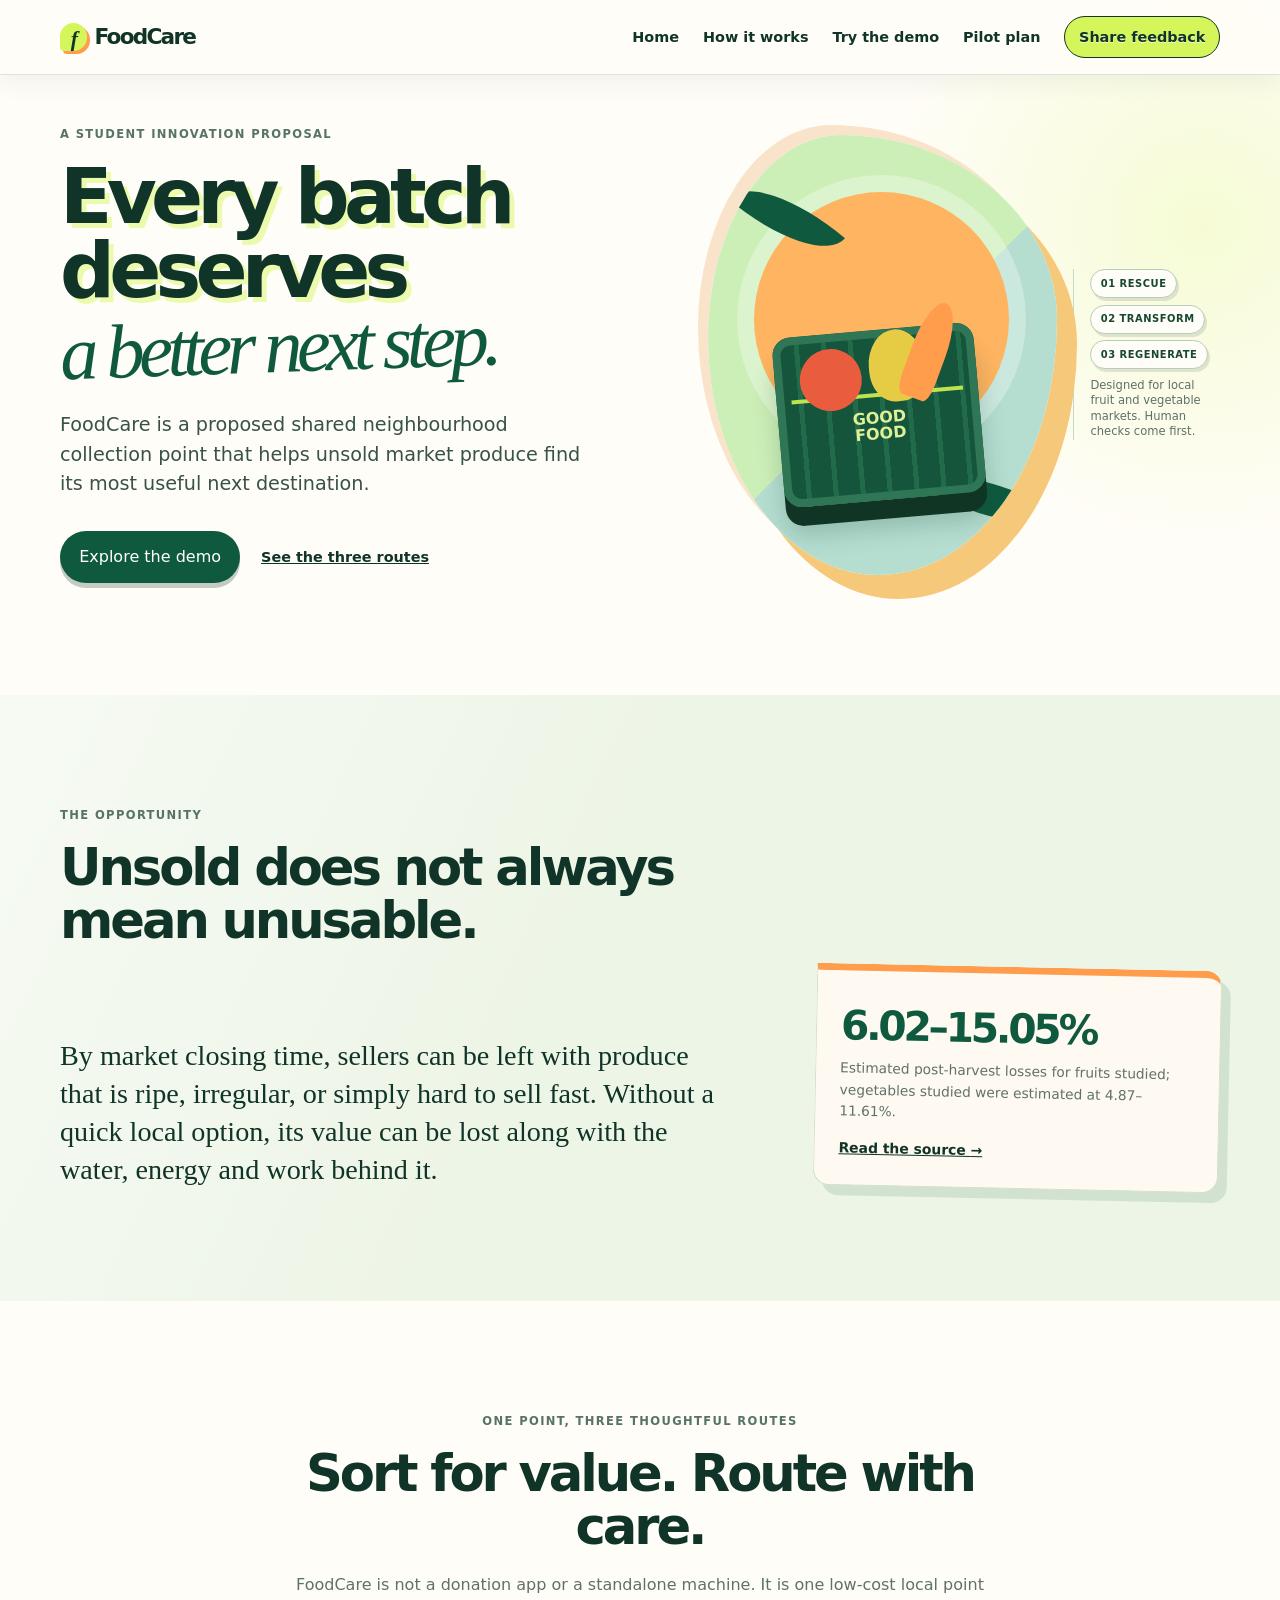
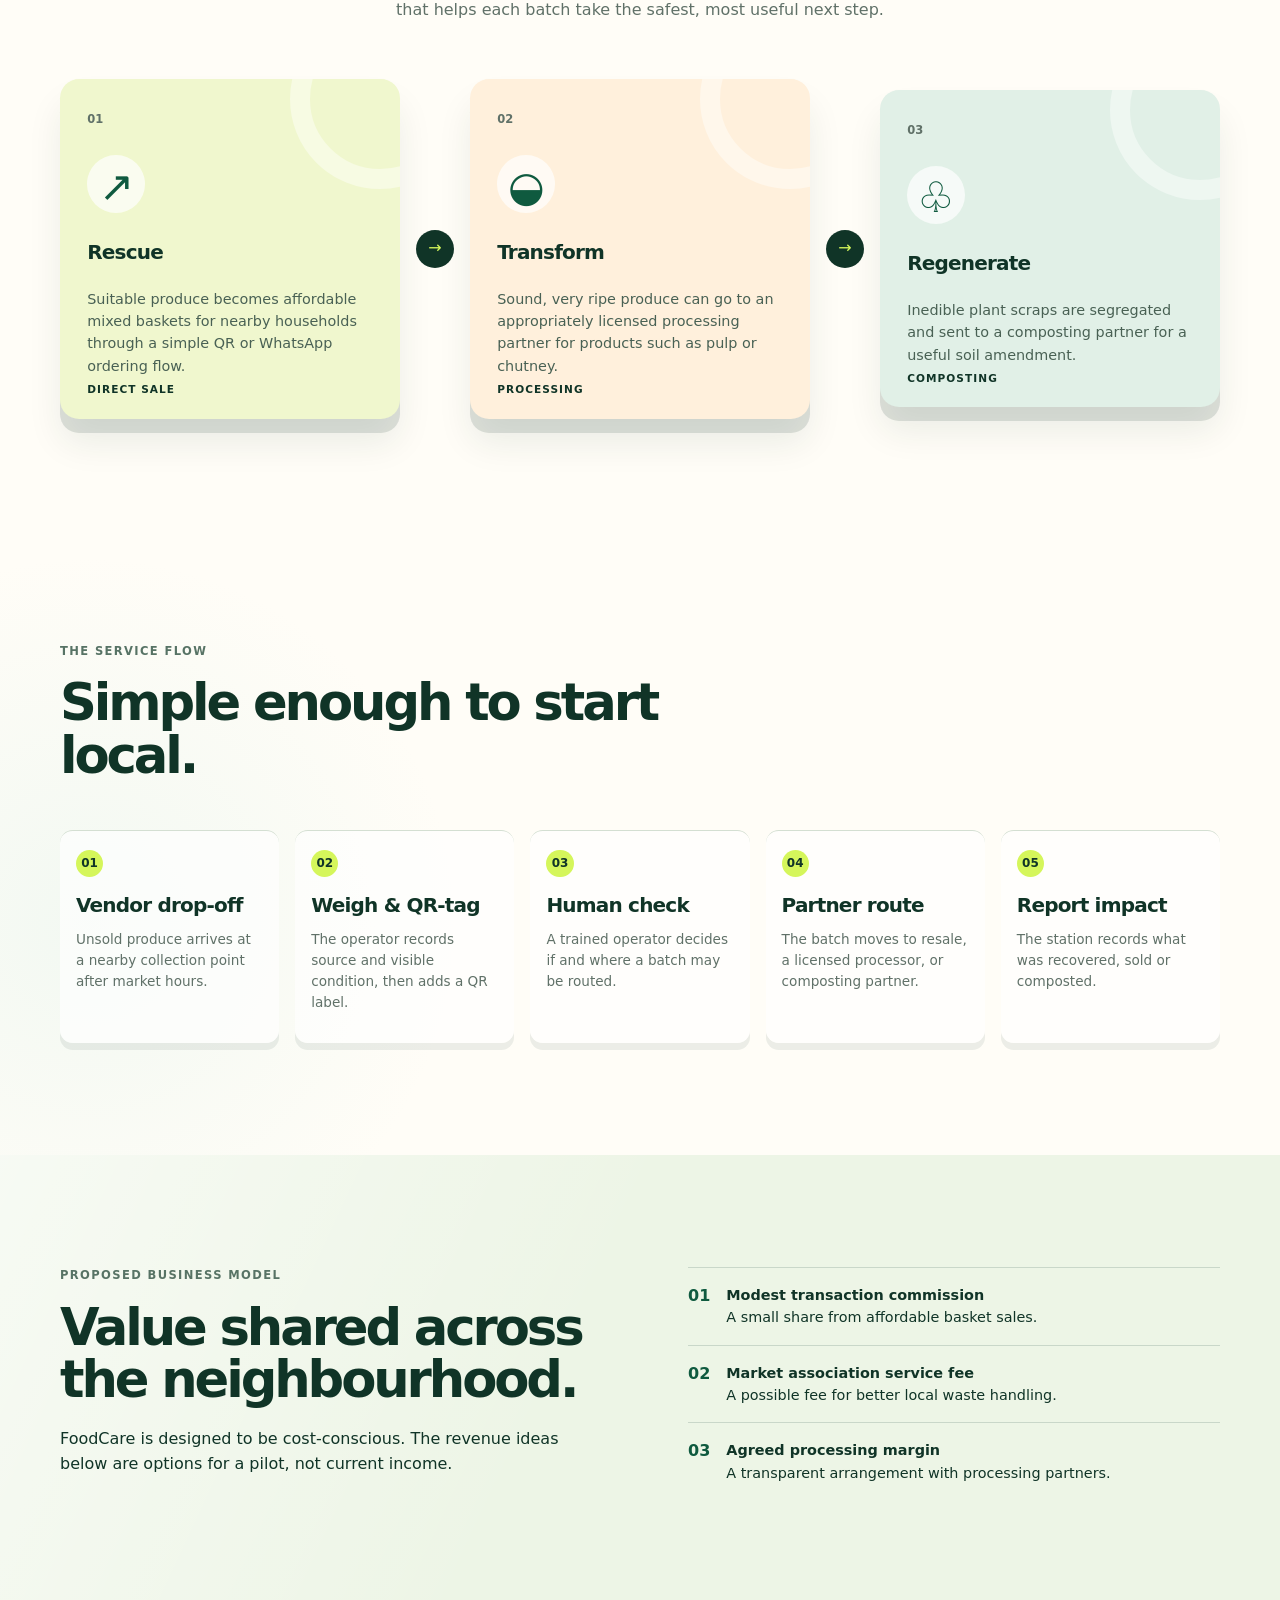
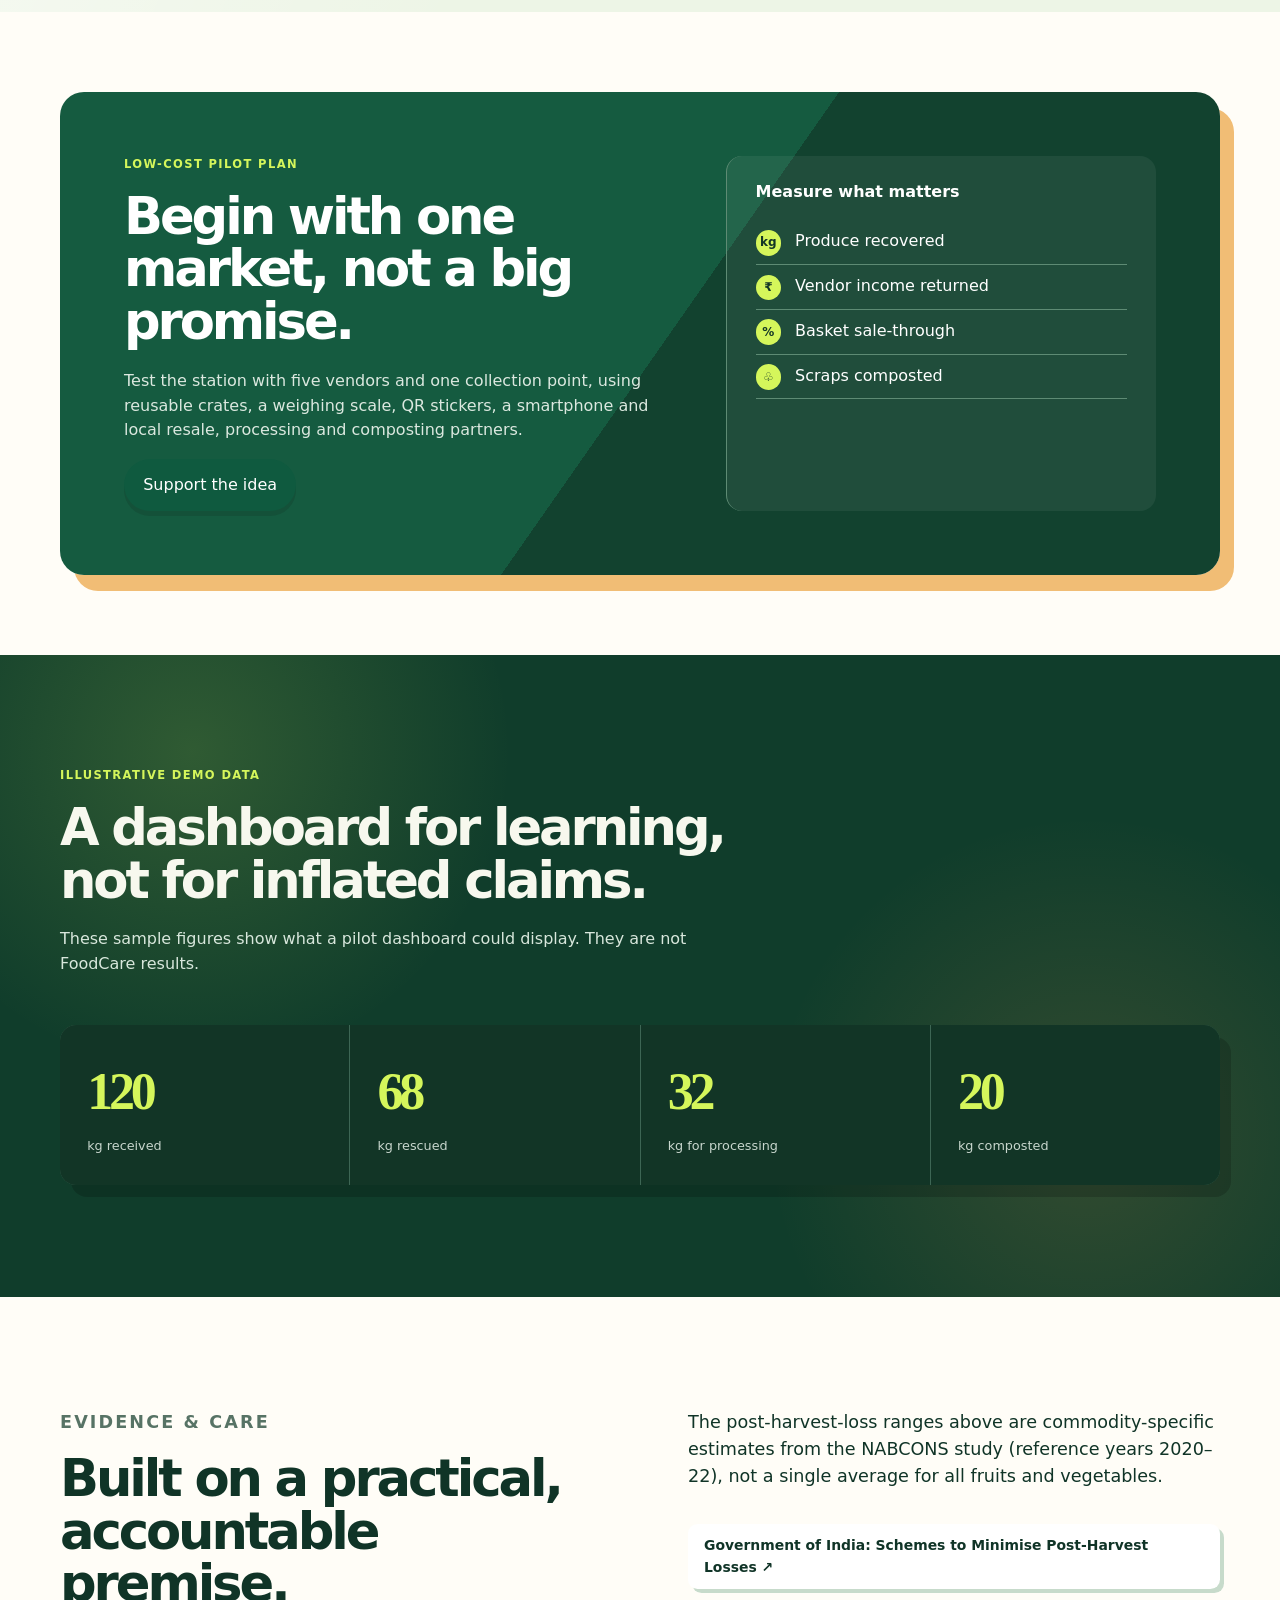
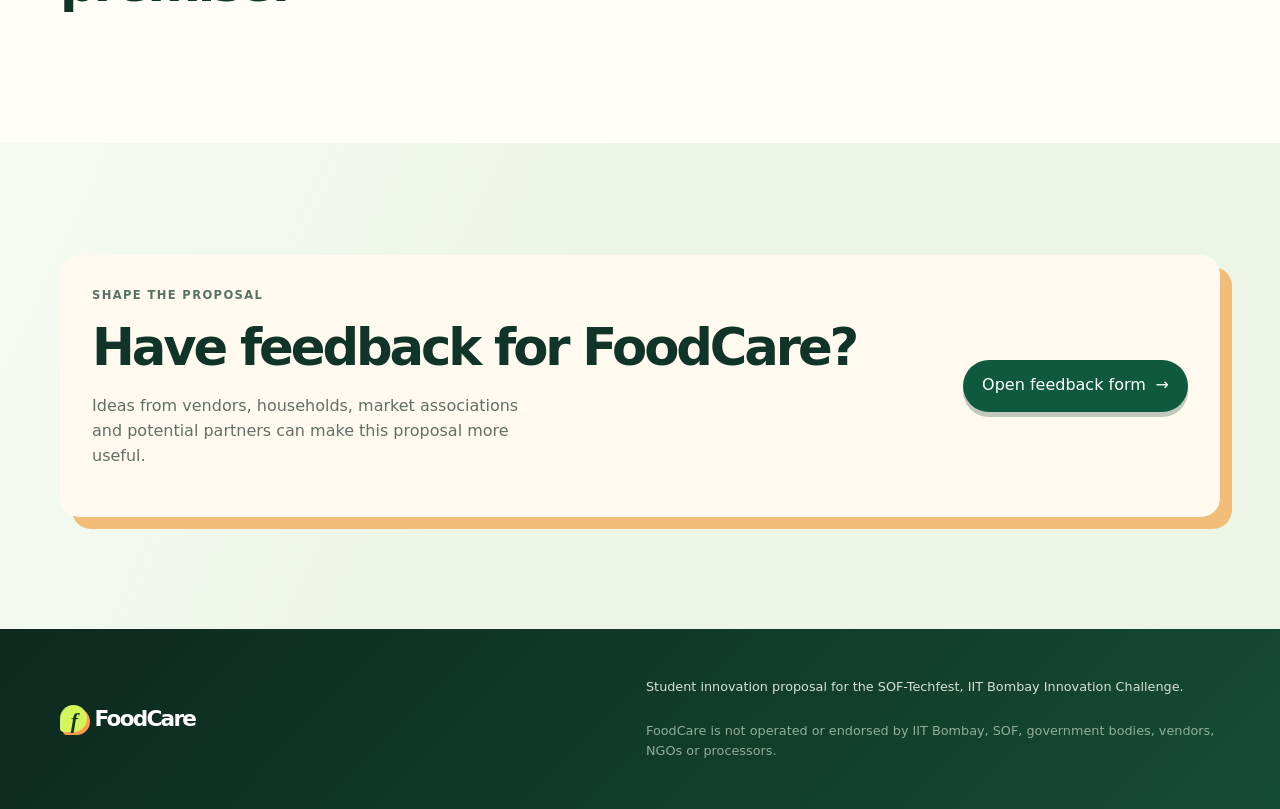
<file: index.html>
<!doctype html>
<html lang="en">
  <head>
    <meta charset="utf-8" />
    <meta name="viewport" content="width=device-width, initial-scale=1" />
    <meta name="description" content="FoodCare is a proposed three-route food rescue station for local produce markets." />
    <title>FoodCare | Every batch deserves a better next step</title>
    <link rel="stylesheet" href="styles.css" />
    <link rel="stylesheet" href="enhanced.css" />
    <link rel="stylesheet" href="responsive.css" />
    <link rel="stylesheet" href="ux.css" />
    <link rel="stylesheet" href="visibility-fix.css" />
  </head>
  <body>
    <a class="skip-link" href="#main">Skip to content</a>
    <header class="site-header">
      <a class="brand" href="index.html" aria-label="FoodCare home"><span class="brand-mark">f</span>FoodCare</a>
      <button class="nav-toggle" type="button" aria-expanded="false" aria-controls="site-nav">Menu</button>
      <nav id="site-nav" aria-label="Main navigation">
        <a href="index.html" aria-current="page">Home</a><a href="how-it-works.html">How it works</a><a href="demo.html">Try the demo</a><a href="pilot.html">Pilot plan</a><a class="nav-cta" href="contact.html">Share feedback</a>
      </nav>
    </header>

    <main id="main">
      <section class="hero section" id="top">
        <div class="hero-copy">
          <p class="eyebrow">A student innovation proposal</p>
          <h1>Every batch deserves<br /><em>a better next step.</em></h1>
          <p class="hero-lede">FoodCare is a proposed shared neighbourhood collection point that helps unsold market produce find its most useful next destination.</p>
          <div class="hero-action-row"><div class="hero-actions"><a class="button button-primary" href="demo.html">Explore the demo</a><a class="text-link" href="#routes">See the three routes</a></div></div>
        </div>
        <div class="hero-diagram-panel"><div class="hero-visual" aria-label="Illustration of three possible routes for a crate of produce">
          <div class="sun"></div><div class="leaf leaf-one"></div><div class="leaf leaf-two"></div>
          <div class="crate"><span>GOOD<br />FOOD</span><i class="tomato"></i><i class="pear"></i><i class="carrot"></i></div>
        </div><aside class="hero-context hero-side-note" aria-label="FoodCare three routes"><div class="hero-route-list"><span>01 Rescue</span><span>02 Transform</span><span>03 Regenerate</span></div><p class="microcopy">Designed for local fruit and vegetable markets. Human checks come first.</p></aside>
        </div>
      </section>

      <section class="problem section section-tint" id="problem">
        <div class="section-intro"><p class="eyebrow">The opportunity</p><h2>Unsold does not always mean unusable.</h2></div>
        <div class="problem-grid"><p class="large-copy">By market closing time, sellers can be left with produce that is ripe, irregular, or simply hard to sell fast. Without a quick local option, its value can be lost along with the water, energy and work behind it.</p>
          <aside class="fact-card"><span class="fact-number">6.02–15.05%</span><p>Estimated post-harvest losses for fruits studied; vegetables studied were estimated at 4.87–11.61%.</p><a href="#sources">Read the source <span aria-hidden="true">→</span></a></aside>
        </div>
      </section>

      <section class="routes section" id="routes">
        <div class="section-intro center"><p class="eyebrow">One point, three thoughtful routes</p><h2>Sort for value. Route with care.</h2><p>FoodCare is not a donation app or a standalone machine. It is one low-cost local point that helps each batch take the safest, most useful next step.</p></div>
        <div class="route-flow" aria-label="FoodCare three route model">
          <article class="route-card rescue"><span class="route-no">01</span><div class="route-icon">↗</div><h3>Rescue</h3><p>Suitable produce becomes affordable mixed baskets for nearby households through a simple QR or WhatsApp ordering flow.</p><span class="route-tag">Direct sale</span></article>
          <div class="flow-line" aria-hidden="true">→</div>
          <article class="route-card transform"><span class="route-no">02</span><div class="route-icon">◒</div><h3>Transform</h3><p>Sound, very ripe produce can go to an appropriately licensed processing partner for products such as pulp or chutney.</p><span class="route-tag">Processing</span></article>
          <div class="flow-line" aria-hidden="true">→</div>
          <article class="route-card regenerate"><span class="route-no">03</span><div class="route-icon">♧</div><h3>Regenerate</h3><p>Inedible plant scraps are segregated and sent to a composting partner for a useful soil amendment.</p><span class="route-tag">Composting</span></article>
        </div>
      </section>


      <section class="how section" id="how-it-works"><div class="section-intro"><p class="eyebrow">The service flow</p><h2>Simple enough to start local.</h2></div>
        <ol class="steps"><li><b>01</b><h3>Vendor drop-off</h3><p>Unsold produce arrives at a nearby collection point after market hours.</p></li><li><b>02</b><h3>Weigh & QR-tag</h3><p>The operator records source and visible condition, then adds a QR label.</p></li><li><b>03</b><h3>Human check</h3><p>A trained operator decides if and where a batch may be routed.</p></li><li><b>04</b><h3>Partner route</h3><p>The batch moves to resale, a licensed processor, or composting partner.</p></li><li><b>05</b><h3>Report impact</h3><p>The station records what was recovered, sold or composted.</p></li></ol>
      </section>

      <section class="business section section-tint"><div class="two-col"><div><p class="eyebrow">Proposed business model</p><h2>Value shared across the neighbourhood.</h2><p>FoodCare is designed to be cost-conscious. The revenue ideas below are options for a pilot, not current income.</p></div><div class="revenue-list"><div><span>01</span><p><strong>Modest transaction commission</strong><br />A small share from affordable basket sales.</p></div><div><span>02</span><p><strong>Market association service fee</strong><br />A possible fee for better local waste handling.</p></div><div><span>03</span><p><strong>Agreed processing margin</strong><br />A transparent arrangement with processing partners.</p></div></div></div></section>

      <section class="pilot section" id="pilot"><div class="pilot-card"><div><p class="eyebrow">Low-cost pilot plan</p><h2>Begin with one market, not a big promise.</h2><p>Test the station with five vendors and one collection point, using reusable crates, a weighing scale, QR stickers, a smartphone and local resale, processing and composting partners.</p><a class="button button-primary" href="#contact">Support the idea</a></div><div class="pilot-measures"><p>Measure what matters</p><ul><li><span>kg</span> Produce recovered</li><li><span>₹</span> Vendor income returned</li><li><span>%</span> Basket sale-through</li><li><span>♧</span> Scraps composted</li></ul></div></div></section>

      <section class="impact section section-dark"><div class="section-intro"><p class="eyebrow">Illustrative demo data</p><h2>A dashboard for learning, not for inflated claims.</h2><p>These sample figures show what a pilot dashboard could display. They are not FoodCare results.</p></div><div class="metrics"><div><strong>120</strong><span>kg received</span></div><div><strong>68</strong><span>kg rescued</span></div><div><strong>32</strong><span>kg for processing</span></div><div><strong>20</strong><span>kg composted</span></div></div></section>

      <section class="sources section" id="sources"><div class="two-col"><div><p class="eyebrow">Evidence & care</p><h2>Built on a practical, accountable premise.</h2></div><div><p>The post-harvest-loss ranges above are commodity-specific estimates from the NABCONS study (reference years 2020–22), not a single average for all fruits and vegetables.</p><a class="source-link" href="https://www.pib.gov.in/PressReleasePage.aspx?PRID=2148529&lang=2&reg=48" target="_blank" rel="noopener">Government of India: Schemes to Minimise Post-Harvest Losses <span aria-hidden="true">↗</span></a></div></div></section>

      <section class="contact section section-tint" id="contact"><div class="contact-wrap"><div><p class="eyebrow">Shape the proposal</p><h2>Have feedback for FoodCare?</h2><p>Ideas from vendors, households, market associations and potential partners can make this proposal more useful.</p></div><a class="button button-primary" href="contact.html">Open feedback form <span aria-hidden="true">→</span></a></div></section>
    </main>
    <footer><a class="brand" href="#top"><span class="brand-mark">f</span>FoodCare</a><p>Student innovation proposal for the SOF-Techfest, IIT Bombay Innovation Challenge.</p><p class="footer-note">FoodCare is not operated or endorsed by IIT Bombay, SOF, government bodies, vendors, NGOs or processors.</p></footer>
    <script src="script.js"></script>
  </body>
</html>
</file>
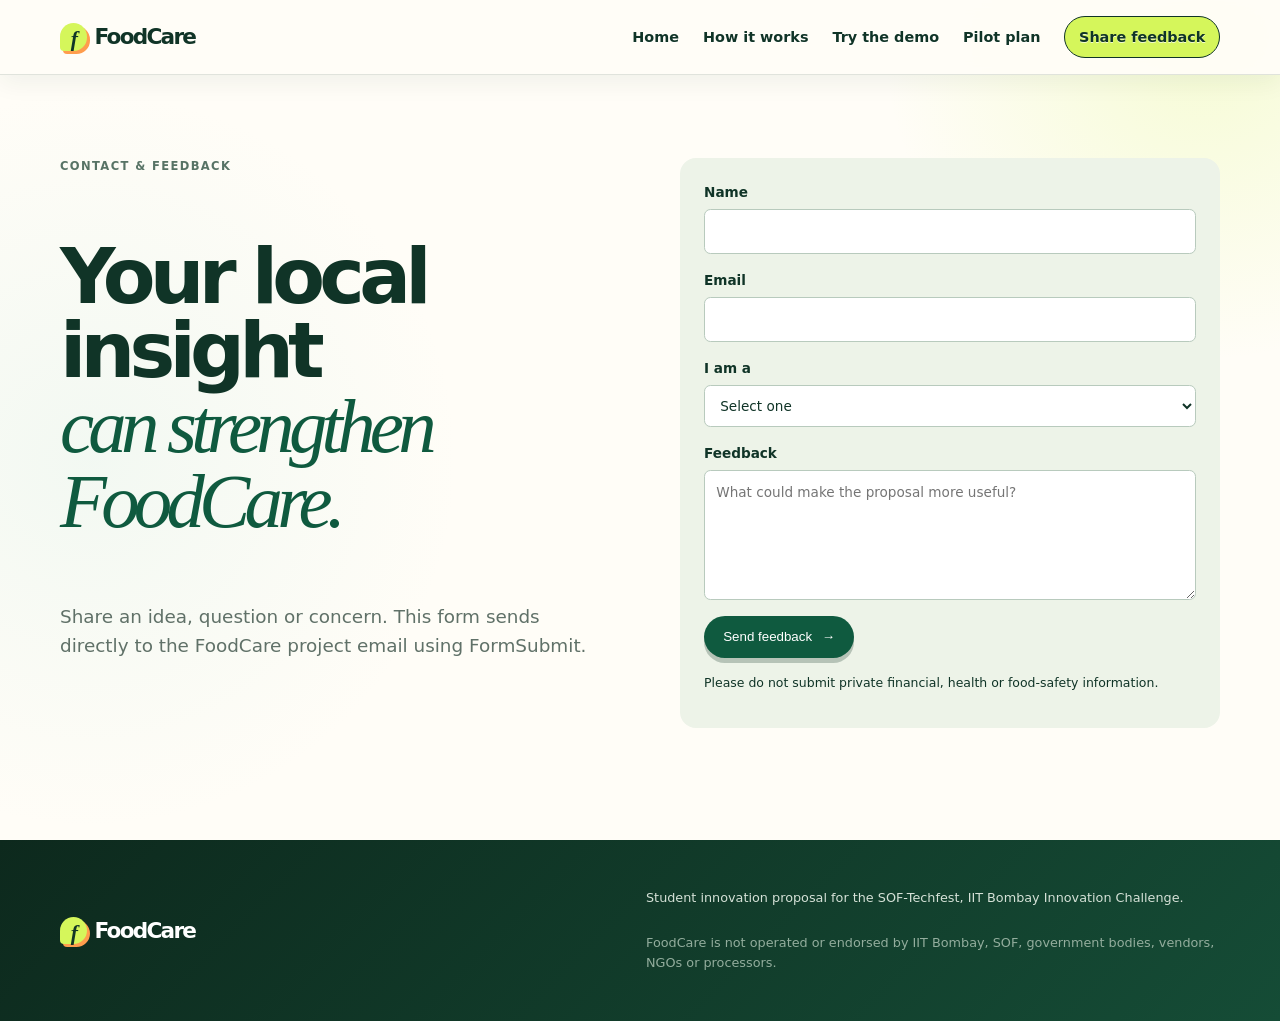
<file: contact.html>
<!doctype html><html lang="en"><head><meta charset="utf-8"><meta name="viewport" content="width=device-width,initial-scale=1"><meta name="description" content="Send feedback about the FoodCare proposal."><title>Contact FoodCare</title><link rel="stylesheet" href="styles.css"></head><body><a class="skip-link" href="#main">Skip to content</a><header class="site-header"><a class="brand" href="index.html"><span class="brand-mark">f</span>FoodCare</a><button class="nav-toggle" type="button" aria-expanded="false" aria-controls="site-nav">Menu</button><nav id="site-nav" aria-label="Main navigation"><a href="how-it-works.html">How it works</a><a href="index.html#demo">Try the demo</a><a href="pilot.html">Pilot plan</a><a class="nav-cta" href="contact.html" aria-current="page">Share feedback</a></nav></header><main id="main"><section class="contact-page section"><div><p class="eyebrow">Contact & feedback</p><h1>Your local insight<br><em>can strengthen FoodCare.</em></h1><p>Share an idea, question or concern. This form sends directly to the FoodCare project email using FormSubmit.</p></div><form class="feedback-form" action="https://formsubmit.co/46ee025a867d9c4805c18db1f1cd70fd" method="POST"><input type="hidden" name="_subject" value="New FoodCare website feedback"><input type="hidden" name="_template" value="table"><input type="hidden" name="_next" value="https://byte-coder01.github.io/FoodCare/thank-you.html"><input type="text" name="_honey" class="honeypot" tabindex="-1" autocomplete="off"><label>Name<input name="name" required autocomplete="name"></label><label>Email<input type="email" name="email" required autocomplete="email"></label><label>I am a<select name="role" required><option value="" selected disabled>Select one</option><option>Vendor</option><option>Household member</option><option>Market association member</option><option>Potential partner</option><option>Student or judge</option><option>Other community member</option></select></label><label>Feedback<textarea name="message" required minlength="10" rows="5" placeholder="What could make the proposal more useful?"></textarea></label><button class="button button-primary" type="submit">Send feedback <span aria-hidden="true">→</span></button><p class="form-help">Please do not submit private financial, health or food-safety information.</p></form></section></main><footer><a class="brand" href="index.html"><span class="brand-mark">f</span>FoodCare</a><p>Student innovation proposal for the SOF-Techfest, IIT Bombay Innovation Challenge.</p><p class="footer-note">FoodCare is not operated or endorsed by IIT Bombay, SOF, government bodies, vendors, NGOs or processors.</p></footer><script src="script.js"></script></body></html>
</file>
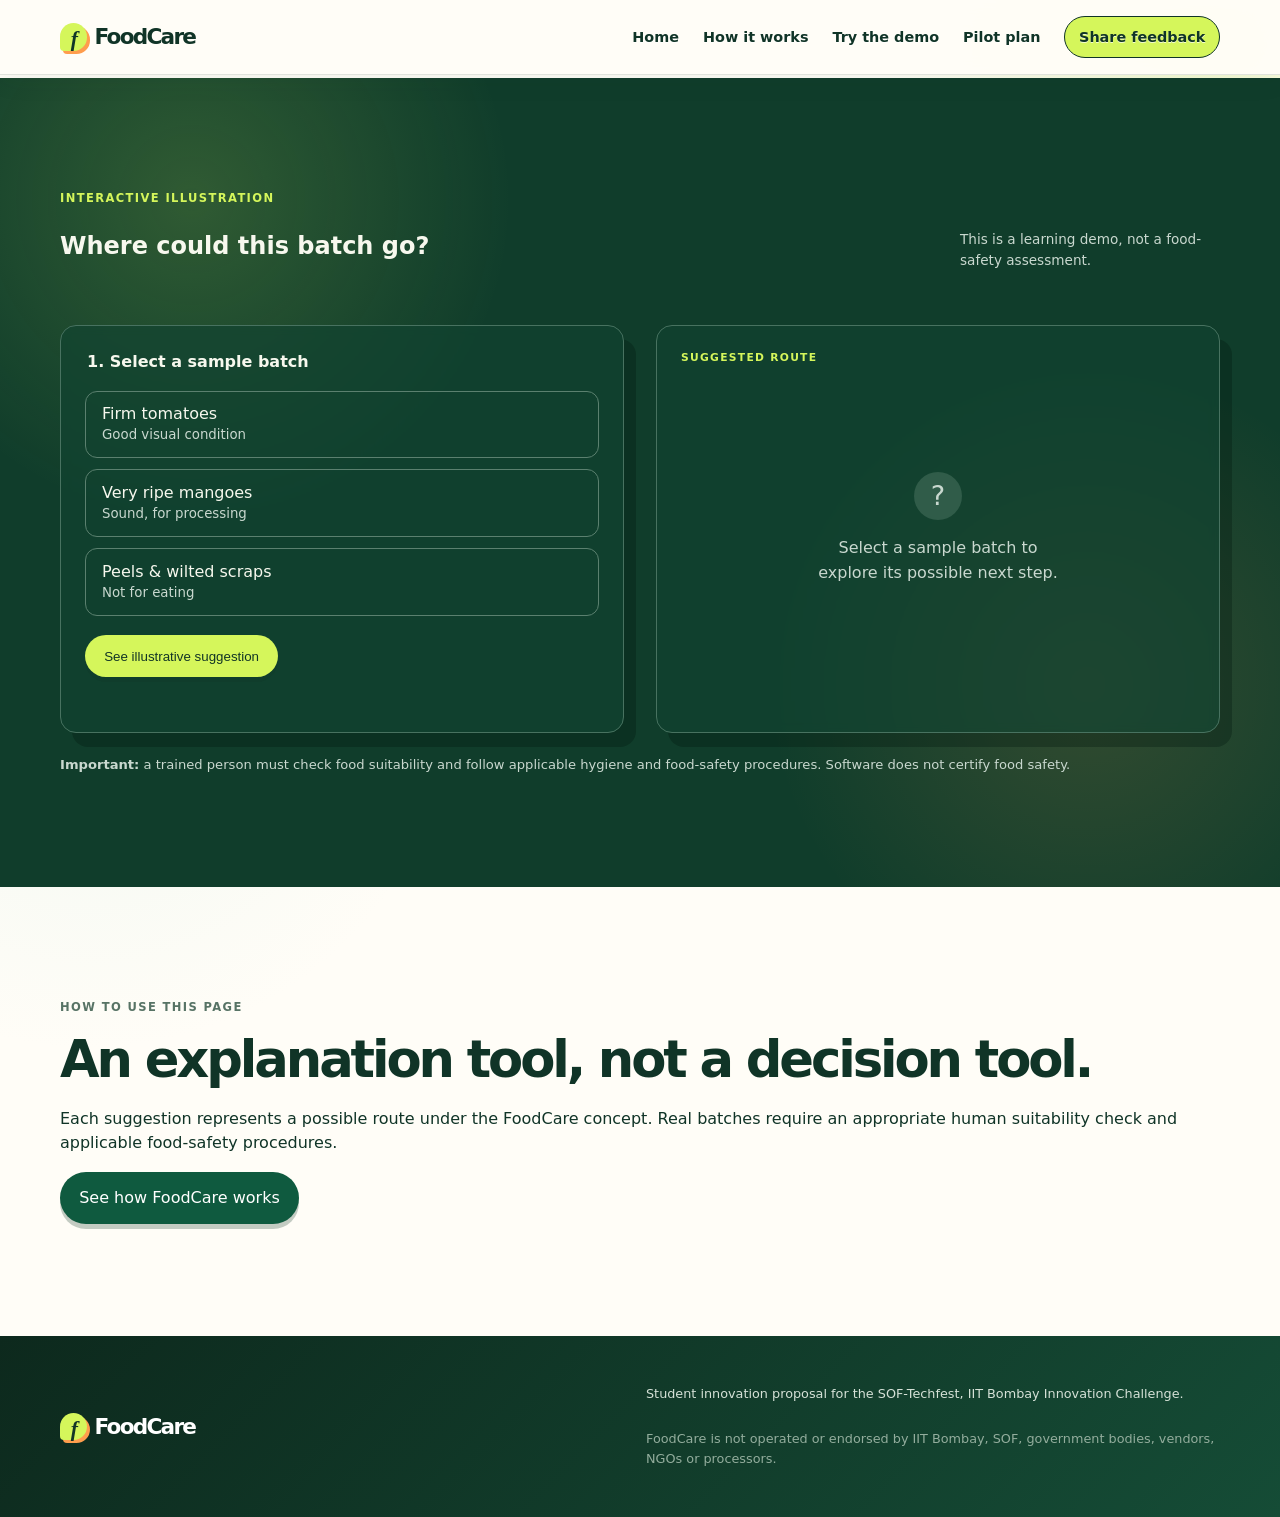
<file: demo.html>
<!doctype html>
<html lang="en"><head><meta charset="utf-8"><meta name="viewport" content="width=device-width,initial-scale=1"><meta name="description" content="Try FoodCare's illustrative batch routing demo."><title>FoodCare route demo</title><link rel="stylesheet" href="styles.css"></head>
<body><a class="skip-link" href="#main">Skip to content</a><header class="site-header"><a class="brand" href="index.html"><span class="brand-mark">f</span>FoodCare</a><button class="nav-toggle" type="button" aria-expanded="false" aria-controls="site-nav">Menu</button><nav id="site-nav" aria-label="Main navigation"><a href="how-it-works.html">How it works</a><a href="demo.html" aria-current="page">Try the demo</a><a href="pilot.html">Pilot plan</a><a class="nav-cta" href="contact.html">Share feedback</a></nav></header>
<main id="main"><section class="demo section section-dark" id="demo"><div class="demo-head"><div><p class="eyebrow">Interactive illustration</p><h1>Where could this batch go?</h1></div><p>This is a learning demo, not a food-safety assessment.</p></div><div class="demo-grid"><form class="route-form" id="route-form"><fieldset><legend>1. Select a sample batch</legend><div class="choice-grid"><label><input type="radio" name="batch" value="fresh"><span>Firm tomatoes<br><small>Good visual condition</small></span></label><label><input type="radio" name="batch" value="ripe"><span>Very ripe mangoes<br><small>Sound, for processing</small></span></label><label><input type="radio" name="batch" value="scraps"><span>Peels & wilted scraps<br><small>Not for eating</small></span></label></div></fieldset><button class="button button-lime" type="submit">See illustrative suggestion</button><p class="form-message" id="form-message" role="alert"></p></form><div class="route-result" id="route-result" aria-live="polite"><span class="result-kicker">Suggested route</span><div class="result-empty"><span>?</span><p>Select a sample batch to explore its possible next step.</p></div></div></div><p class="demo-note"><strong>Important:</strong> a trained person must check food suitability and follow applicable hygiene and food-safety procedures. Software does not certify food safety.</p></section><section class="section demo-explainer"><p class="eyebrow">How to use this page</p><h2>An explanation tool, not a decision tool.</h2><p>Each suggestion represents a possible route under the FoodCare concept. Real batches require an appropriate human suitability check and applicable food-safety procedures.</p><a class="button button-primary" href="how-it-works.html">See how FoodCare works</a></section></main><footer><a class="brand" href="index.html"><span class="brand-mark">f</span>FoodCare</a><p>Student innovation proposal for the SOF-Techfest, IIT Bombay Innovation Challenge.</p><p class="footer-note">FoodCare is not operated or endorsed by IIT Bombay, SOF, government bodies, vendors, NGOs or processors.</p></footer><script src="script.js"></script></body></html>
</file>
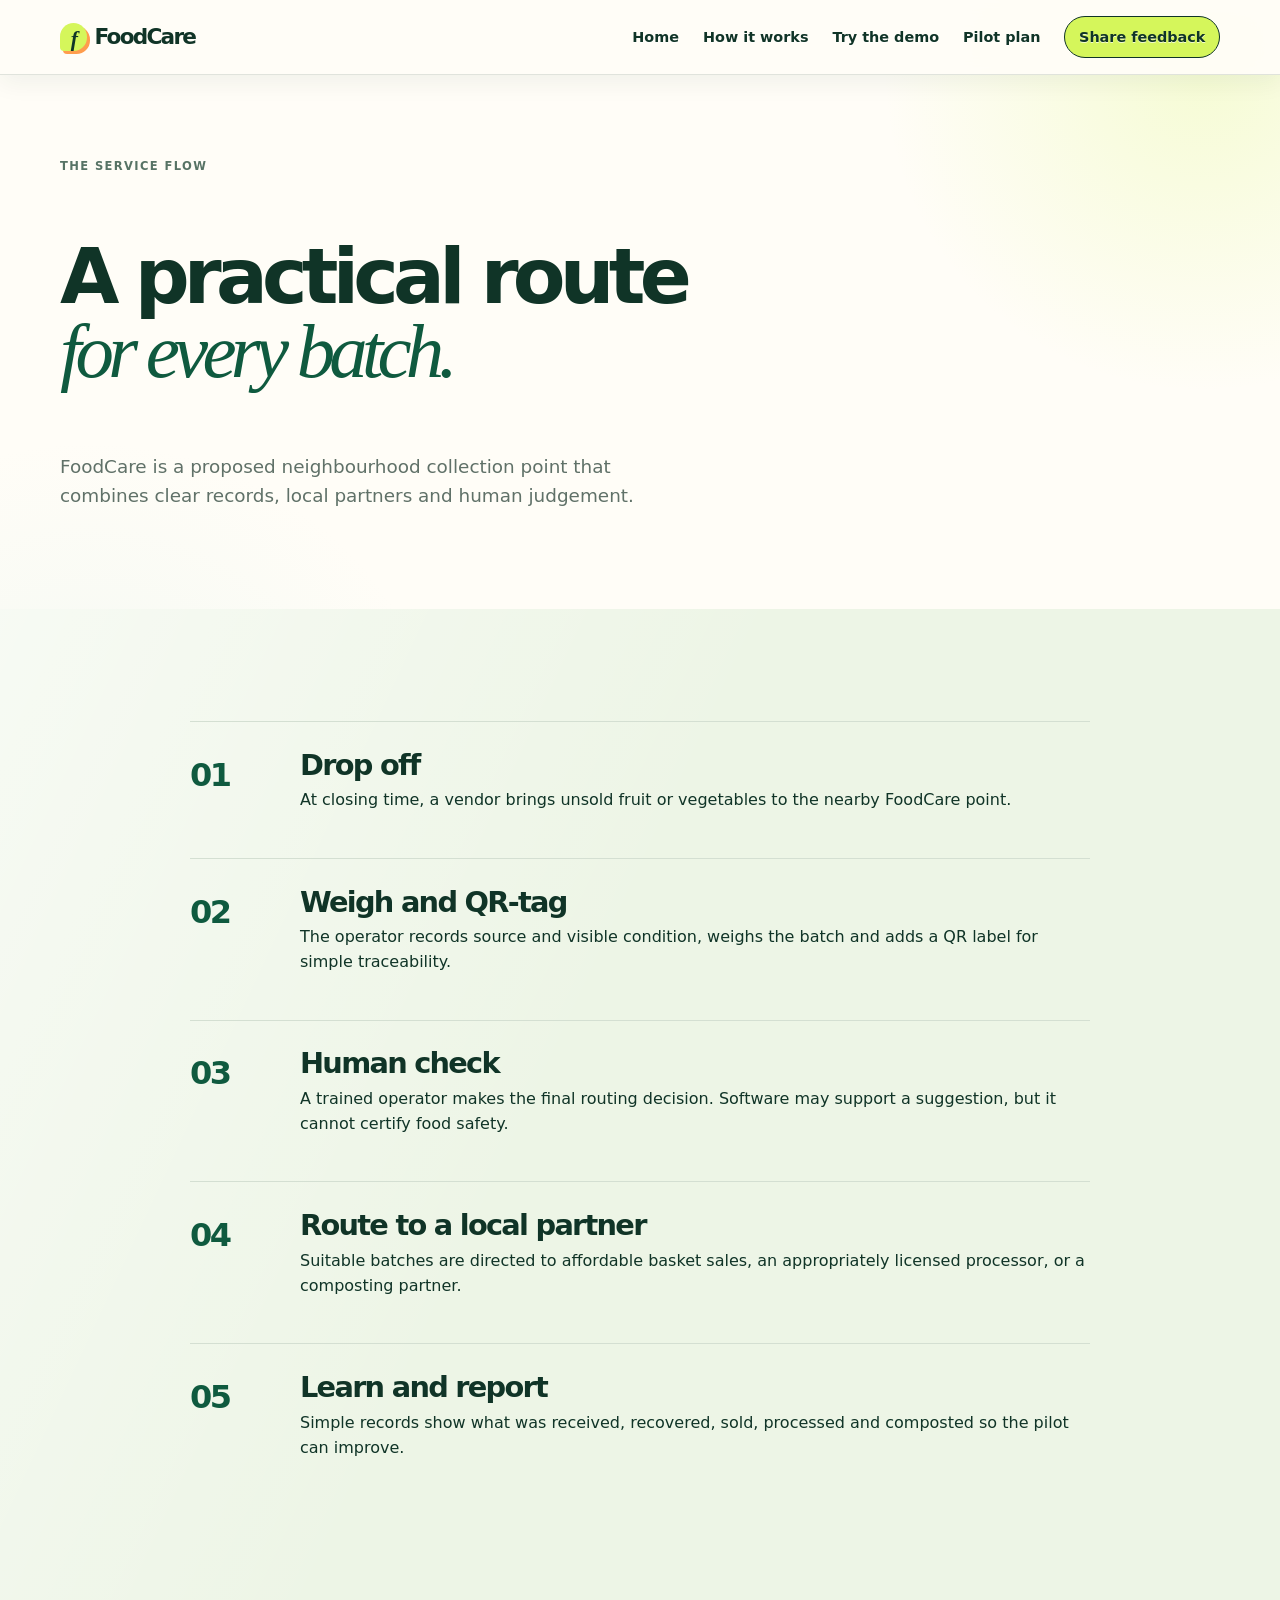
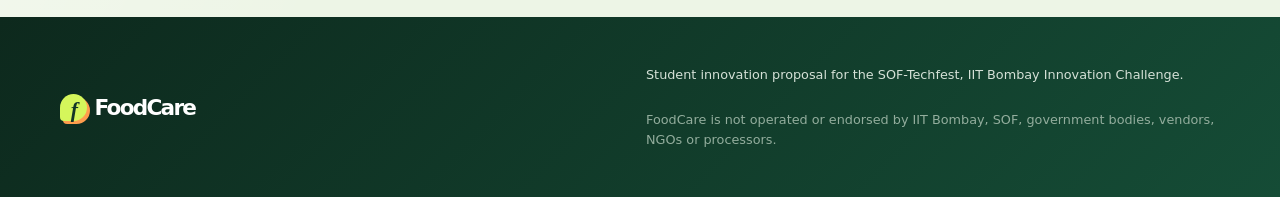
<file: how-it-works.html>
<!doctype html><html lang="en"><head><meta charset="utf-8"><meta name="viewport" content="width=device-width,initial-scale=1"><meta name="description" content="How the proposed FoodCare service works."><title>How FoodCare works</title><link rel="stylesheet" href="styles.css"></head><body><a class="skip-link" href="#main">Skip to content</a><header class="site-header"><a class="brand" href="index.html"><span class="brand-mark">f</span>FoodCare</a><button class="nav-toggle" type="button" aria-expanded="false" aria-controls="site-nav">Menu</button><nav id="site-nav" aria-label="Main navigation"><a href="how-it-works.html" aria-current="page">How it works</a><a href="index.html#demo">Try the demo</a><a href="pilot.html">Pilot plan</a><a class="nav-cta" href="contact.html">Share feedback</a></nav></header><main id="main"><section class="page-hero section"><p class="eyebrow">The service flow</p><h1>A practical route<br><em>for every batch.</em></h1><p>FoodCare is a proposed neighbourhood collection point that combines clear records, local partners and human judgement.</p></section><section class="section section-tint"><ol class="process-list"><li><b>01</b><div><h2>Drop off</h2><p>At closing time, a vendor brings unsold fruit or vegetables to the nearby FoodCare point.</p></div></li><li><b>02</b><div><h2>Weigh and QR-tag</h2><p>The operator records source and visible condition, weighs the batch and adds a QR label for simple traceability.</p></div></li><li><b>03</b><div><h2>Human check</h2><p>A trained operator makes the final routing decision. Software may support a suggestion, but it cannot certify food safety.</p></div></li><li><b>04</b><div><h2>Route to a local partner</h2><p>Suitable batches are directed to affordable basket sales, an appropriately licensed processor, or a composting partner.</p></div></li><li><b>05</b><div><h2>Learn and report</h2><p>Simple records show what was received, recovered, sold, processed and composted so the pilot can improve.</p></div></li></ol></section></main><footer><a class="brand" href="index.html"><span class="brand-mark">f</span>FoodCare</a><p>Student innovation proposal for the SOF-Techfest, IIT Bombay Innovation Challenge.</p><p class="footer-note">FoodCare is not operated or endorsed by IIT Bombay, SOF, government bodies, vendors, NGOs or processors.</p></footer><script src="script.js"></script></body></html>
</file>
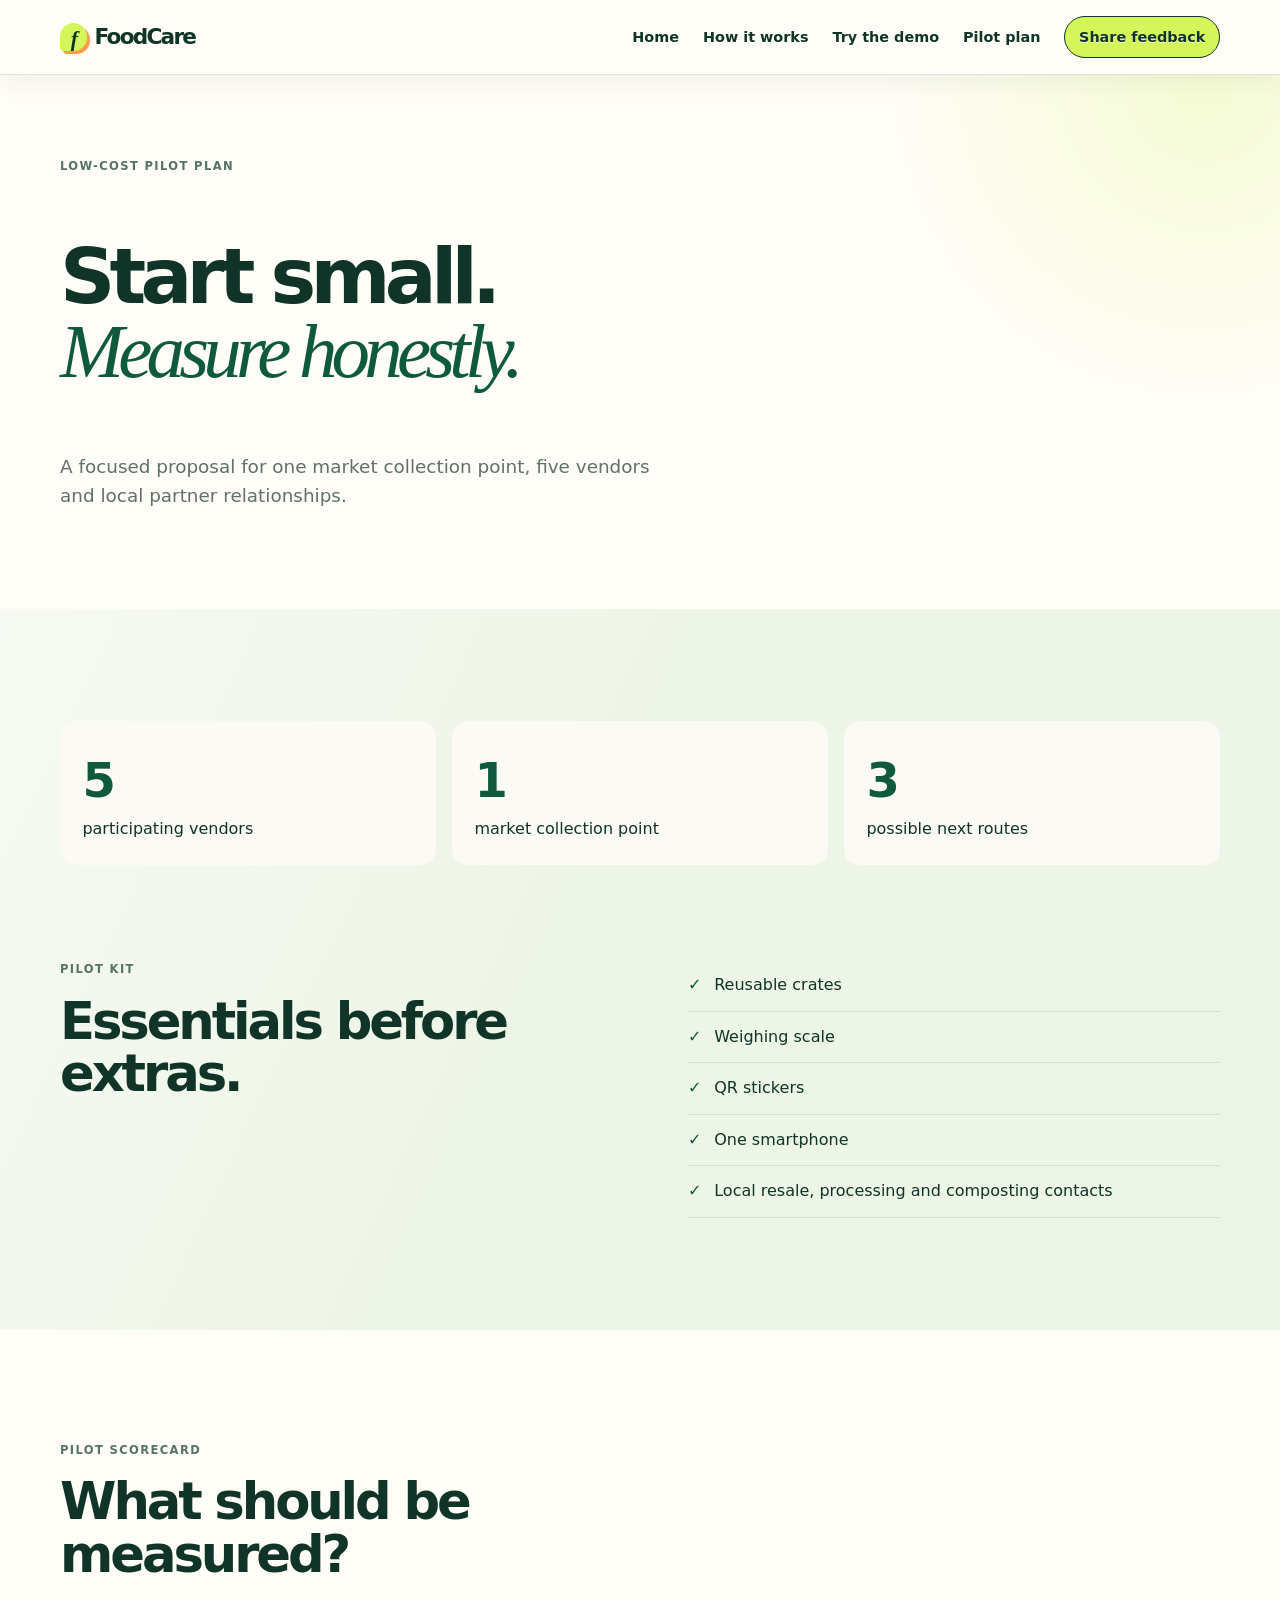
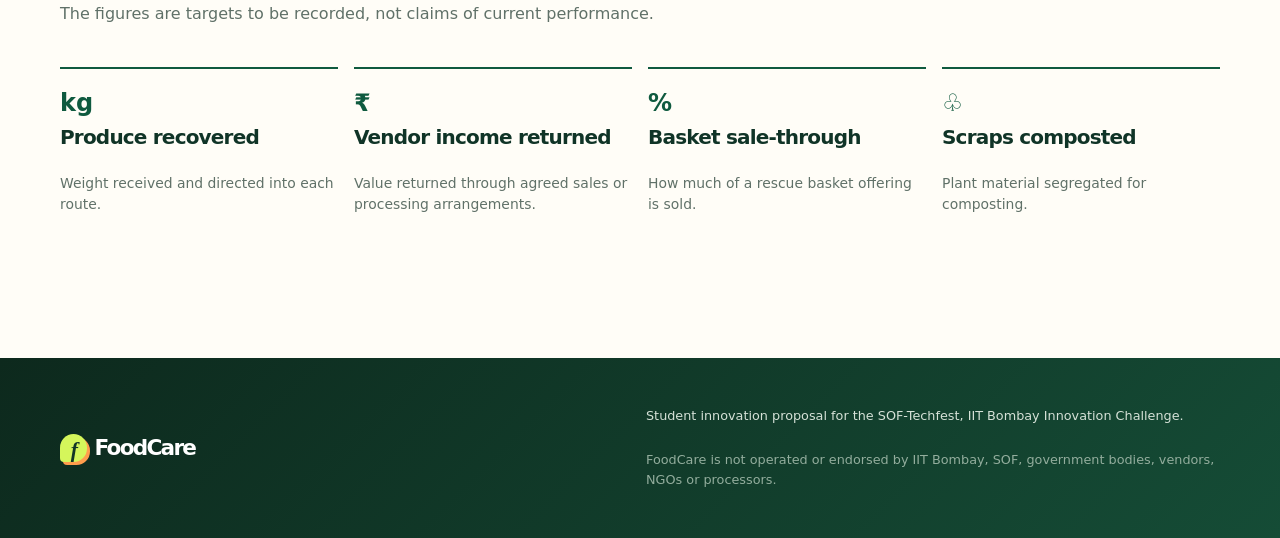
<file: pilot.html>
<!doctype html><html lang="en"><head><meta charset="utf-8"><meta name="viewport" content="width=device-width,initial-scale=1"><meta name="description" content="A low-cost proposed pilot plan for FoodCare."><title>FoodCare pilot plan</title><link rel="stylesheet" href="styles.css"></head><body><a class="skip-link" href="#main">Skip to content</a><header class="site-header"><a class="brand" href="index.html"><span class="brand-mark">f</span>FoodCare</a><button class="nav-toggle" type="button" aria-expanded="false" aria-controls="site-nav">Menu</button><nav id="site-nav" aria-label="Main navigation"><a href="how-it-works.html">How it works</a><a href="index.html#demo">Try the demo</a><a href="pilot.html" aria-current="page">Pilot plan</a><a class="nav-cta" href="contact.html">Share feedback</a></nav></header><main id="main"><section class="page-hero section"><p class="eyebrow">Low-cost pilot plan</p><h1>Start small.<br><em>Measure honestly.</em></h1><p>A focused proposal for one market collection point, five vendors and local partner relationships.</p></section><section class="section section-tint"><div class="setup-grid"><div><span>5</span><p>participating vendors</p></div><div><span>1</span><p>market collection point</p></div><div><span>3</span><p>possible next routes</p></div></div><div class="two-col pilot-copy"><div><p class="eyebrow">Pilot kit</p><h2>Essentials before extras.</h2></div><ul class="check-list"><li>Reusable crates</li><li>Weighing scale</li><li>QR stickers</li><li>One smartphone</li><li>Local resale, processing and composting contacts</li></ul></div></section><section class="section"><div class="section-intro"><p class="eyebrow">Pilot scorecard</p><h2>What should be measured?</h2><p>The figures are targets to be recorded, not claims of current performance.</p></div><div class="measure-grid"><article><span>kg</span><h3>Produce recovered</h3><p>Weight received and directed into each route.</p></article><article><span>₹</span><h3>Vendor income returned</h3><p>Value returned through agreed sales or processing arrangements.</p></article><article><span>%</span><h3>Basket sale-through</h3><p>How much of a rescue basket offering is sold.</p></article><article><span>♧</span><h3>Scraps composted</h3><p>Plant material segregated for composting.</p></article></div></section></main><footer><a class="brand" href="index.html"><span class="brand-mark">f</span>FoodCare</a><p>Student innovation proposal for the SOF-Techfest, IIT Bombay Innovation Challenge.</p><p class="footer-note">FoodCare is not operated or endorsed by IIT Bombay, SOF, government bodies, vendors, NGOs or processors.</p></footer><script src="script.js"></script></body></html>
</file>
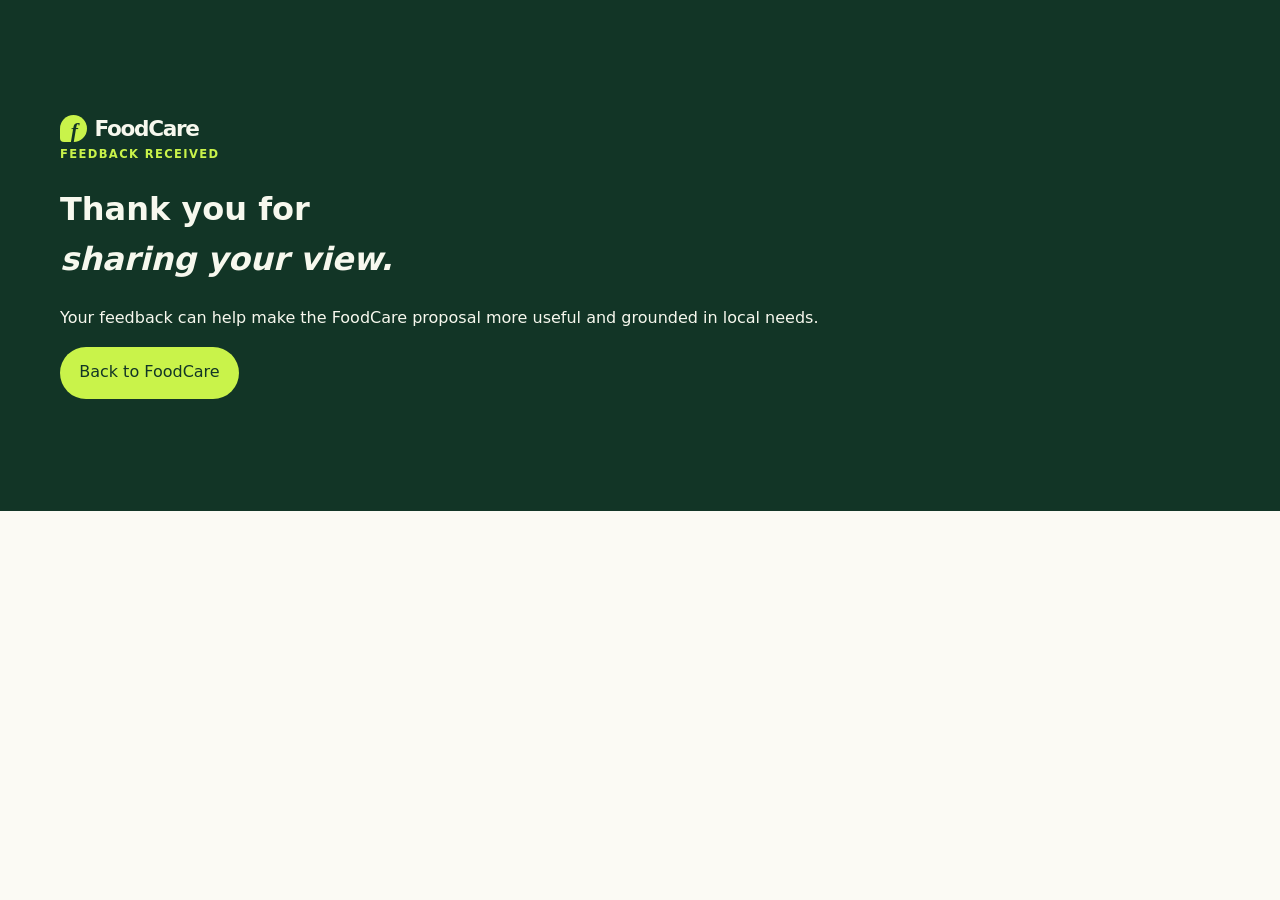
<file: thank-you.html>
<!doctype html><html lang="en"><head><meta charset="utf-8"><meta name="viewport" content="width=device-width,initial-scale=1"><title>Thank you | FoodCare</title><link rel="stylesheet" href="styles.css"></head><body><main class="thank-you section section-dark"><a class="brand" href="index.html"><span class="brand-mark">f</span>FoodCare</a><p class="eyebrow">Feedback received</p><h1>Thank you for<br><em>sharing your view.</em></h1><p>Your feedback can help make the FoodCare proposal more useful and grounded in local needs.</p><a class="button button-lime" href="index.html">Back to FoodCare</a></main></body></html>
</file>
<file: styles.css>
:root{--ink:#163b2a;--green:#1e5a3d;--lime:#c9f34a;--paper:#fbfaf4;--tint:#edf3e8;--orange:#f49a55;--muted:#607168;--line:#d4dfd2;--dark:#123526}*{box-sizing:border-box}html{scroll-behavior:smooth}body{margin:0;background:var(--paper);color:var(--ink);font:16px/1.55 Inter,ui-sans-serif,system-ui,-apple-system,BlinkMacSystemFont,"Segoe UI",sans-serif}a{color:inherit}.skip-link{position:absolute;left:1rem;top:-4rem;background:var(--lime);padding:.6rem 1rem;z-index:9}.skip-link:focus{top:1rem}.site-header{max-width:1240px;margin:auto;padding:1.15rem 2rem;display:flex;align-items:center;justify-content:space-between}.brand{font-size:1.35rem;font-weight:800;text-decoration:none;letter-spacing:-.06em;display:inline-flex;align-items:center;gap:.45rem}.brand-mark{display:grid;place-items:center;width:1.7rem;height:1.7rem;border-radius:50% 50% 50% 15%;background:var(--lime);font-family:Georgia,serif;font-style:italic;color:var(--dark)}nav{display:flex;gap:1.5rem;align-items:center}nav a{text-decoration:none;font-size:.9rem;font-weight:650}.nav-cta{border:1px solid var(--ink);padding:.55rem .85rem;border-radius:99px}.nav-toggle{display:none}.section{padding:7rem max(2rem,calc((100vw - 1160px)/2))}.hero{min-height:610px;display:grid;grid-template-columns:1fr .9fr;align-items:center;gap:3rem;padding-top:3rem}.eyebrow{text-transform:uppercase;letter-spacing:.12em;font-size:.72rem;font-weight:800;color:#577365;margin:0 0 1rem}.hero h1,h2,h3,p{margin-top:0}.hero h1{font-size:clamp(3.2rem,6vw,5.8rem);line-height:.97;letter-spacing:-.075em;margin-bottom:1.6rem}.hero h1 em{font-family:Georgia,serif;font-weight:400;color:var(--green)}h2{font-size:clamp(2.25rem,4vw,3.8rem);letter-spacing:-.06em;line-height:1.03;margin-bottom:1.3rem}h3{font-size:1.25rem;letter-spacing:-.04em}.hero-lede{font-size:1.14rem;max-width:34rem;color:#385246}.hero-actions{display:flex;align-items:center;gap:1.3rem;margin-top:2rem}.button{display:inline-flex;gap:.6rem;align-items:center;justify-content:center;border:0;text-decoration:none;border-radius:99px;padding:.85rem 1.2rem;font:700 .9rem inherit;cursor:pointer}.button-primary{background:var(--green);color:white}.button-primary:hover{background:#123e2b}.button-lime{background:var(--lime);color:var(--dark)}.text-link{font-weight:700;font-size:.9rem}.microcopy{font-size:.8rem;color:var(--muted);margin-top:1rem}.hero-visual{position:relative;min-height:440px;background:#e4efcb;border-radius:52% 48% 43% 57%/48% 42% 58% 52%;overflow:hidden}.sun{position:absolute;width:255px;height:255px;border-radius:50%;background:#f8c262;right:14%;top:13%}.crate{position:absolute;width:250px;height:170px;left:20%;bottom:17%;background:var(--green);border-radius:12px;box-shadow:inset 0 0 0 10px #326c4c,0 16px 0 #143b2a;transform:rotate(-5deg);color:#dff096;font-weight:900;line-height:1;text-align:center;padding-top:80px}.crate i{position:absolute;border-radius:50%}.tomato{width:62px;height:62px;background:#e95d3e;top:15px;left:25px}.pear{width:56px;height:72px;background:#e6cc45;top:1px;left:95px;border-radius:50% 50% 44% 44%!important}.carrot{width:35px;height:100px;background:var(--orange);top:-25px;right:28px;border-radius:50% 50% 20% 20%!important;transform:rotate(25deg)}.leaf{position:absolute;background:var(--green);width:115px;height:45px;border-radius:100% 0 100% 0}.leaf-one{left:6%;top:14%;transform:rotate(40deg)}.leaf-two{right:3%;bottom:12%;transform:rotate(210deg)}.route-pills{position:absolute;right:5%;bottom:6%;display:flex;flex-direction:column;gap:.35rem}.route-pills span{background:var(--paper);padding:.38rem .65rem;border-radius:99px;font-size:.65rem;font-weight:800;letter-spacing:.08em}.section-tint{background:var(--tint)}.section-intro{max-width:700px}.section-intro.center{text-align:center;margin:auto}.section-intro>p:not(.eyebrow){color:var(--muted)}.problem-grid{display:grid;grid-template-columns:1.25fr .75fr;gap:5rem;align-items:end}.large-copy{font:clamp(1.35rem,2.2vw,2rem)/1.35 Georgia,serif;margin:0}.fact-card{border-top:2px solid var(--green);padding-top:1rem}.fact-number{font-size:2.55rem;letter-spacing:-.08em;font-weight:800}.fact-card p{font-size:.86rem;color:var(--muted)}.fact-card a,.source-link{font-weight:800;font-size:.87rem}.route-flow{display:grid;grid-template-columns:1fr auto 1fr auto 1fr;align-items:center;gap:1rem;margin-top:3.5rem}.route-card{min-height:315px;padding:1.7rem;border:1px solid var(--line);border-radius:1.2rem;position:relative}.route-card.rescue{background:#f0f7ce}.route-card.transform{background:#fff0dc}.route-card.regenerate{background:#e1f0e7}.route-no{font-size:.72rem;font-weight:800;color:var(--muted)}.route-icon{font-size:2.6rem;font-family:Georgia,serif;color:var(--green);margin:1.6rem 0}.route-card p{font-size:.9rem;color:#496154}.route-tag{position:absolute;bottom:1.3rem;text-transform:uppercase;font-size:.66rem;letter-spacing:.1em;font-weight:800}.flow-line{font-size:1.7rem;color:#77927f}.section-dark{background:var(--dark);color:#f7f8ee}.section-dark .eyebrow{color:var(--lime)}.demo-head{display:flex;justify-content:space-between;gap:2rem;align-items:end}.demo-head>p{max-width:260px;font-size:.85rem;color:#c9d8cf}.demo-grid{display:grid;grid-template-columns:1fr 1fr;gap:2rem;margin-top:2.5rem}.route-form,.route-result{border:1px solid #487260;border-radius:1rem;padding:1.5rem}.route-form fieldset{border:0;padding:0;margin:0}.route-form legend{font-weight:800;margin-bottom:1rem}.choice-grid{display:grid;gap:.7rem}.choice-grid label{cursor:pointer}.choice-grid input{position:absolute;opacity:0}.choice-grid span{display:block;border:1px solid #5b806f;border-radius:.75rem;padding:.8rem 1rem;line-height:1.25}.choice-grid input:checked+span{border-color:var(--lime);box-shadow:0 0 0 2px var(--lime);background:#214936}.choice-grid small{color:#c9d8cf}.route-form .button{margin-top:1.2rem}.form-message{min-height:1.2rem;color:#ffcf9d;font-size:.85rem;margin:.7rem 0 0}.route-result{background:#194431;display:flex;flex-direction:column}.result-kicker{text-transform:uppercase;letter-spacing:.12em;font-size:.67rem;font-weight:800;color:var(--lime)}.result-empty{margin:auto;text-align:center;max-width:250px;color:#c9d8cf}.result-empty span{display:grid;place-items:center;width:3rem;height:3rem;background:#305c49;border-radius:50%;margin:auto auto 1rem;font-size:1.7rem}.result-route{margin:auto}.result-route h3{font-size:2.7rem;letter-spacing:-.07em;margin:.6rem 0}.result-route p{color:#d4e1d8}.result-route .result-icon{font-size:2rem;color:var(--lime)}.demo-note{font-size:.82rem;color:#c9d8cf;margin:1.4rem 0 0}.steps{list-style:none;padding:0;display:grid;grid-template-columns:repeat(5,1fr);gap:1rem;margin:3rem 0 0}.steps li{border-top:1px solid var(--line);padding-top:1rem}.steps b{font-size:.75rem;color:#638071}.steps h3{margin:.8rem 0 .5rem}.steps p{font-size:.85rem;color:var(--muted)}.two-col{display:grid;grid-template-columns:1fr 1fr;gap:6rem}.revenue-list>div{display:flex;gap:1rem;border-top:1px solid #c9d7c9;padding:1rem 0}.revenue-list span{font-weight:800;color:var(--green)}.revenue-list p{margin:0;font-size:.9rem}.pilot{padding-top:5rem;padding-bottom:5rem}.pilot-card{background:var(--green);color:white;border-radius:1.5rem;padding:clamp(2rem,5vw,4.5rem);display:grid;grid-template-columns:1fr .8fr;gap:4rem}.pilot-card .eyebrow{color:var(--lime)}.pilot-card p{color:#dbe8df}.pilot-measures{border-left:1px solid #5e8b74;padding-left:2rem}.pilot-measures>p{color:white;font-weight:800}.pilot-measures ul{padding:0;margin:0;list-style:none}.pilot-measures li{padding:.55rem 0;border-bottom:1px solid #5e8b74}.pilot-measures span{display:inline-grid;place-items:center;width:1.6rem;height:1.6rem;margin-right:.55rem;border-radius:50%;background:var(--lime);color:var(--dark);font-weight:800;font-size:.75rem}.metrics{display:grid;grid-template-columns:repeat(4,1fr);gap:1px;background:#3d6654;margin-top:3rem}.metrics div{background:var(--dark);padding:1.7rem}.metrics strong{display:block;font-size:3.25rem;letter-spacing:-.08em;color:var(--lime)}.metrics span{font-size:.8rem;color:#c8d6cd}.sources p{font-size:1.1rem}.source-link{display:inline-block;margin-top:1rem}.contact-wrap{display:flex;align-items:center;justify-content:space-between;gap:2rem}.contact-wrap p:not(.eyebrow){max-width:460px;color:var(--muted)}footer{background:#0d291d;color:#d5e1d7;padding:3rem max(2rem,calc((100vw - 1160px)/2));display:grid;grid-template-columns:1fr 1fr;gap:.75rem;font-size:.8rem}footer .brand{color:white;grid-row:span 2}.footer-note{color:#93ad9d;margin:0}a:focus-visible,button:focus-visible,input:focus-visible+span{outline:3px solid var(--orange);outline-offset:3px}@media(max-width:760px){.site-header{padding:1rem 1.25rem;position:relative}.nav-toggle{display:block;background:none;border:1px solid var(--ink);border-radius:99px;padding:.4rem .65rem;font:700 .8rem inherit}nav{display:none;position:absolute;right:1.25rem;top:4rem;background:var(--paper);border:1px solid var(--line);padding:1rem;z-index:3;flex-direction:column;align-items:stretch}.nav-open{display:flex}.section{padding:4.5rem 1.25rem}.hero{grid-template-columns:1fr;padding-top:1.5rem;min-height:auto}.hero h1{font-size:3.35rem}.hero-visual{min-height:330px}.problem-grid,.demo-grid,.two-col,.pilot-card{grid-template-columns:1fr;gap:2rem}.route-flow{grid-template-columns:1fr;gap:0}.flow-line{transform:rotate(90deg);text-align:center;padding:.4rem}.route-card{min-height:240px}.steps{grid-template-columns:1fr 1fr}.demo-head,.contact-wrap{display:block}.demo-head>p{margin-top:1rem}.metrics{grid-template-columns:1fr 1fr}.pilot-measures{border-left:0;border-top:1px solid #5e8b74;padding:1.2rem 0 0}footer{grid-template-columns:1fr}footer .brand{grid-row:auto}.hero-actions{flex-wrap:wrap}}@media(prefers-reduced-motion:reduce){html{scroll-behavior:auto}}
</file>
<file: enhanced.css>
/* Visual polish layer: intentionally separate so students can customise it easily. */
:root{--ink:#103427;--green:#0f5a3f;--lime:#d5f65b;--orange:#ff9d4d;--pink:#f7b5a3;--sky:#b9e4dc;--purple:#6958a4}
body{background-color:#fffdf7;background-image:radial-gradient(circle at 94% 4%,rgba(213,246,91,.22),transparent 20rem),radial-gradient(circle at 7% 45%,rgba(185,228,220,.18),transparent 23rem)}
.site-header{padding-top:1.4rem;padding-bottom:1.4rem}.brand{letter-spacing:-.08em}.brand-mark{box-shadow:3px 3px 0 var(--orange);transition:transform .2s ease}.brand:hover .brand-mark{transform:rotate(-10deg) translateY(-2px)}
.hero{position:relative;overflow:hidden}.hero:before{content:'FOOD  •  CARE  •  FOOD  •  CARE';position:absolute;top:1.6rem;right:max(2rem,calc((100vw - 1160px)/2));font:800 .63rem/1 Inter,sans-serif;letter-spacing:.24em;color:#91a798;writing-mode:vertical-rl}.hero h1{max-width:760px;text-shadow:5px 5px 0 rgba(213,246,91,.48)}.hero h1 em{display:inline-block;transform:rotate(-2deg);text-shadow:none}.hero-lede{font-size:1.2rem}.button{box-shadow:0 5px 0 rgba(16,52,39,.25);transition:transform .16s ease,box-shadow .16s ease}.button:hover{transform:translateY(-3px);box-shadow:0 8px 0 rgba(16,52,39,.25)}.button:active{transform:translateY(2px);box-shadow:0 2px 0 rgba(16,52,39,.25)}
.hero-visual{isolation:isolate;background:linear-gradient(135deg,#ccefb8 0 52%,#b5ded1 52%);border-radius:38% 62% 51% 49%/46% 42% 58% 54%;box-shadow:20px 24px 0 #f6c879,-10px -10px 0 #fae3cb}.hero-visual:after{content:'LOCAL\A•\A LOW-COST\A•\A HUMAN-LED';white-space:pre;position:absolute;right:1.2rem;top:1.2rem;font-size:.55rem;line-height:1.8;letter-spacing:.16em;font-weight:900;color:#204d39;z-index:2}.sun{background:#ffb461;box-shadow:0 0 0 17px rgba(255,255,255,.29)}.crate{border-radius:18px;background:repeating-linear-gradient(90deg,#15553c 0 22px,#216b4a 22px 27px);box-shadow:inset 0 0 0 8px #2e7655,0 19px 0 #113525,0 28px 24px rgba(13,59,40,.22)}.crate:before{content:'';position:absolute;left:15px;right:15px;top:63px;border-top:4px solid #bde350}.route-pills span{box-shadow:2px 3px 0 rgba(16,52,39,.18)}
.section-intro h2{max-width:750px}.section-tint{background-color:#edf5e6;background-image:linear-gradient(115deg,rgba(255,255,255,.55),transparent 45%)}.problem{position:relative}.fact-card{padding:1.5rem;background:#fffaf1;border:1px solid #d7dfc9;border-top:7px solid var(--orange);border-radius:0 1rem 1rem 1rem;box-shadow:9px 10px 0 rgba(21,90,63,.12);transform:rotate(1.2deg)}.fact-number{color:var(--green)}
.route-card{border:0;box-shadow:0 14px 0 rgba(16,52,39,.13),0 25px 35px rgba(16,52,39,.08);transition:transform .22s ease,box-shadow .22s ease;overflow:hidden}.route-card:after{content:'';position:absolute;width:140px;height:140px;border:20px solid rgba(255,255,255,.42);border-radius:50%;right:-70px;top:-70px}.route-card:hover{transform:translateY(-10px) rotate(-1deg);box-shadow:0 23px 0 rgba(16,52,39,.12),0 35px 40px rgba(16,52,39,.13)}.route-card.transform:hover{transform:translateY(-10px) rotate(1deg)}.route-icon{display:grid;place-items:center;width:58px;height:58px;background:rgba(255,255,255,.7);border-radius:50%;margin:1.5rem 0}.flow-line{height:38px;width:38px;display:grid;place-items:center;border-radius:50%;background:var(--ink);color:var(--lime);font-size:1rem;z-index:1}
.section-dark{background-color:#103d2b;background-image:radial-gradient(circle at 15% 15%,rgba(213,246,91,.16),transparent 20rem),radial-gradient(circle at 85% 75%,rgba(255,157,77,.15),transparent 20rem)}.demo{position:relative}.demo-head h2{font-size:clamp(2.5rem,5vw,4.4rem)}.route-form,.route-result{backdrop-filter:blur(5px);background:rgba(18,68,49,.66);box-shadow:12px 14px 0 rgba(4,27,18,.32)}.choice-grid span{transition:background .15s,border-color .15s,transform .15s}.choice-grid label:hover span{transform:translateX(4px);border-color:#d5f65b}.result-route h3{color:var(--lime)}
.steps li{background:rgba(255,255,255,.66);padding:1.2rem 1rem 1rem;border-radius:.8rem;box-shadow:0 7px 0 rgba(16,52,39,.08);transition:transform .2s ease}.steps li:hover{transform:translateY(-5px)}.steps b{display:inline-grid;place-items:center;width:1.7rem;height:1.7rem;background:var(--lime);border-radius:50%;color:var(--ink)}
.pilot-card{background:linear-gradient(125deg,#155b40 0 52%,#12422f 52%);box-shadow:14px 16px 0 #f1bd75}.pilot-card h2{font-size:clamp(2.5rem,4vw,4rem)}.pilot-measures{background:rgba(255,255,255,.06);border-radius:1rem;padding:1.5rem 1.8rem}.metrics{border-radius:1rem;overflow:hidden;box-shadow:11px 12px 0 rgba(0,0,0,.18)}.metrics div{transition:background .18s ease}.metrics div:hover{background:#1e5a3d}.metrics strong{font-family:Georgia,serif}.source-link{padding:.7rem 1rem;background:#fff;border-radius:.6rem;box-shadow:4px 4px 0 #c7dbcb;text-decoration:none}.contact-wrap{padding:2rem;border-radius:1.2rem;background:#fff9ef;box-shadow:12px 12px 0 #f2bd79}.contact-wrap .button{flex-shrink:0}
footer{background-image:linear-gradient(135deg,#0d291d,#154c36)}@media(max-width:760px){.hero:before{display:none}.hero{padding-bottom:5rem}.hero-visual{box-shadow:10px 12px 0 #f6c879}.fact-card{transform:none}.route-card:hover{transform:none}.steps li:hover{transform:none}.contact-wrap{padding:1.5rem}.pilot-card{box-shadow:8px 9px 0 #f1bd75}}
</file>
<file: responsive.css>
/* Layout safety net: every grid can shrink, wrap, or stack before it overflows. */
html,body{max-width:100%;overflow-x:clip}img,svg,video,canvas{max-width:100%;height:auto}.site-header,.section,footer{min-width:0}.hero-copy,.hero-visual,.section-intro,.problem-grid>* ,.two-col>* ,.demo-grid>* ,.pilot-card>*{min-width:0}
.hero{grid-template-columns:minmax(0,1.08fr) minmax(300px,.92fr)}.hero-visual{width:100%;max-width:100%;min-width:0}.crate{max-width:58%;}.route-pills{max-width:42%;overflow:hidden}.route-pills span{white-space:nowrap;text-overflow:ellipsis;overflow:hidden}.hero:before{pointer-events:none}
.route-flow{grid-template-columns:minmax(0,1fr) auto minmax(0,1fr) auto minmax(0,1fr)}.route-card{min-width:0;overflow-wrap:anywhere}.steps{grid-template-columns:repeat(5,minmax(0,1fr))}.metrics{grid-template-columns:repeat(4,minmax(0,1fr))}.setup-grid,.measure-grid{grid-template-columns:repeat(3,minmax(0,1fr))}.measure-grid{grid-template-columns:repeat(4,minmax(0,1fr))}
@media(max-width:1100px){.site-header{padding-left:1.5rem;padding-right:1.5rem}.section{padding-left:clamp(1.5rem,4vw,3rem);padding-right:clamp(1.5rem,4vw,3rem)}.hero{grid-template-columns:1fr;gap:3.5rem;padding-top:2.5rem}.hero-copy{max-width:700px}.hero-visual{width:min(100%,720px);justify-self:center;min-height:390px}.hero:before{right:1.3rem;top:4rem}.problem-grid{gap:3rem}.route-flow{grid-template-columns:repeat(3,minmax(0,1fr));gap:1rem}.flow-line{display:none}.route-card{min-height:300px}.steps{grid-template-columns:repeat(3,minmax(0,1fr))}.steps li:nth-last-child(-n+2){grid-column:auto}.two-col{gap:3rem}.pilot-card{gap:2.5rem}.contact-page{gap:3rem}}
@media(max-width:700px){.site-header{padding:1rem 1.15rem}.section{padding:4rem 1.15rem}.hero{gap:2.5rem;padding-top:1.5rem}.hero h1{font-size:clamp(2.8rem,14vw,4.35rem);overflow-wrap:anywhere}.hero-visual{min-height:clamp(275px,72vw,390px);border-radius:35% 65% 50% 50%/43% 39% 61% 57%}.sun{width:52%;height:auto;aspect-ratio:1;right:15%;top:13%}.crate{width:57%;height:42%;min-height:120px;left:17%;bottom:17%;padding-top:20%;font-size:.85rem}.tomato{width:24%!important;height:auto;aspect-ratio:1;left:12%;top:7%}.pear{width:22%!important;height:auto;aspect-ratio:.78;left:38%;top:1%}.carrot{width:14%!important;height:52%!important;right:12%;top:-13%}.leaf{transform:scale(.72) rotate(40deg);transform-origin:center}.leaf-two{transform:scale(.72) rotate(210deg)}.route-pills{right:3%;bottom:4%;max-width:37%}.route-pills span{font-size:.52rem;padding:.3rem .45rem}.hero:before{display:none}.hero-actions{gap:.9rem}.button{max-width:100%;text-align:center}.problem-grid,.demo-grid,.two-col,.pilot-card,.contact-page{grid-template-columns:1fr;gap:2rem}.route-flow{grid-template-columns:1fr}.route-card{min-height:0;padding-bottom:3.4rem}.steps{grid-template-columns:1fr 1fr;gap:.7rem}.metrics{grid-template-columns:1fr 1fr}.metrics div{padding:1.2rem}.metrics strong{font-size:2.6rem}.setup-grid,.measure-grid{grid-template-columns:1fr 1fr}.measure-grid{gap:1.2rem}.contact-wrap{display:grid;grid-template-columns:1fr}.contact-wrap .button{justify-self:start}.process-list li{grid-template-columns:58px minmax(0,1fr)}.feedback-form{padding:1.1rem}.pilot-measures{min-width:0}.pilot-measures li{overflow-wrap:anywhere}}
@media(max-width:390px){.site-header{gap:.5rem}.brand{font-size:1.18rem}.nav-toggle{font-size:.72rem}.hero h1{font-size:2.75rem}.hero-visual{min-height:265px}.steps,.setup-grid,.measure-grid,.metrics{grid-template-columns:1fr}.hero-actions{align-items:flex-start;flex-direction:column}.route-pills{display:none}.crate{width:63%;left:18%}}
</file>
<file: ux.css>
/* Fixed frosted day-mode navigation. */
body{padding-top:78px;transition:background-color .2s ease,color .2s ease}.site-header{position:fixed;inset:0 0 auto;z-index:100;width:100%;max-width:none;padding:1rem max(1.25rem,calc((100vw - 1160px)/2));background:rgba(255,253,247,.96);border-bottom:1px solid rgba(16,52,39,.13);backdrop-filter:blur(18px) saturate(145%);-webkit-backdrop-filter:blur(18px) saturate(145%);box-shadow:0 8px 25px rgba(16,52,39,.06)}.site-header nav a{color:#163b2a;text-shadow:0 1px 0 rgba(255,255,255,.7)}.nav-controls{display:flex;gap:.65rem;align-items:center}@media(max-width:700px){body{padding-top:68px}.site-header{padding:.8rem 1.15rem}.site-header nav{top:4.1rem;right:1.15rem;background:rgba(255,253,247,.98);backdrop-filter:blur(18px)}}
</file>
<file: visibility-fix.css>
/* Readable day-mode header and a route caption positioned beside the diagram. */
.section-dark .section-intro>p:not(.eyebrow){color:#d8e7dc!important;opacity:1!important}.section-dark .section-intro>p:not(.eyebrow)::selection{background:#d5f65b;color:#103427}
.hero:before,.hero-visual:after,.route-pills{display:none!important}.hero-action-row{display:flex;align-items:center;gap:1.2rem;margin-top:2rem}.hero-actions{margin-top:0;flex-shrink:0}.hero-diagram-panel{display:grid;grid-template-columns:minmax(0,1fr) minmax(138px,.42fr);gap:1rem;align-items:center;min-width:0}.hero-diagram-panel .hero-visual{min-width:0;width:100%;justify-self:stretch}.hero-context{min-width:0;border-left:1px solid #c6d6c7;padding-left:1rem}.hero-side-note{align-self:center}.hero-route-list{display:flex;flex-wrap:wrap;gap:.4rem}.hero-route-list span{display:inline-flex;align-items:center;padding:.36rem .58rem;border:1px solid #b8ccb8;border-radius:99px;background:#fffdf7;color:#174631;font-size:.62rem;font-weight:850;letter-spacing:.055em;text-transform:uppercase;box-shadow:2px 3px 0 rgba(16,52,39,.12)}.hero-context .microcopy{margin:.55rem 0 0;font-size:.72rem;line-height:1.35}.site-header{background:rgba(255,253,247,.96)!important;color:#103427!important;isolation:isolate}.site-header .brand,.site-header nav a,.site-header .nav-toggle{color:#103427!important;opacity:1!important;visibility:visible!important}.site-header nav{background:transparent}.site-header .nav-cta{background:#d5f65b!important;border-color:#103427!important;color:#103427!important}.site-header .nav-toggle{background:#fffdf7!important;border-color:#103427!important}.site-header .brand-mark{color:#103427!important}@media(max-width:700px){.hero-action-row{align-items:flex-start;flex-direction:column;gap:1rem}.hero-diagram-panel{grid-template-columns:1fr;gap:1rem}.hero-context{border-left:0;border-top:1px solid #c6d6c7;padding:1rem 0 0;width:100%}.hero-route-list{gap:.4rem}.hero-route-list span{font-size:.6rem;padding:.38rem .55rem}.site-header nav{background:#fffdf7!important;border:1px solid rgba(16,52,39,.2);box-shadow:0 12px 28px rgba(16,52,39,.15)}.site-header nav a{color:#103427!important}.site-header nav .nav-cta{background:#d5f65b!important}}
</file>
